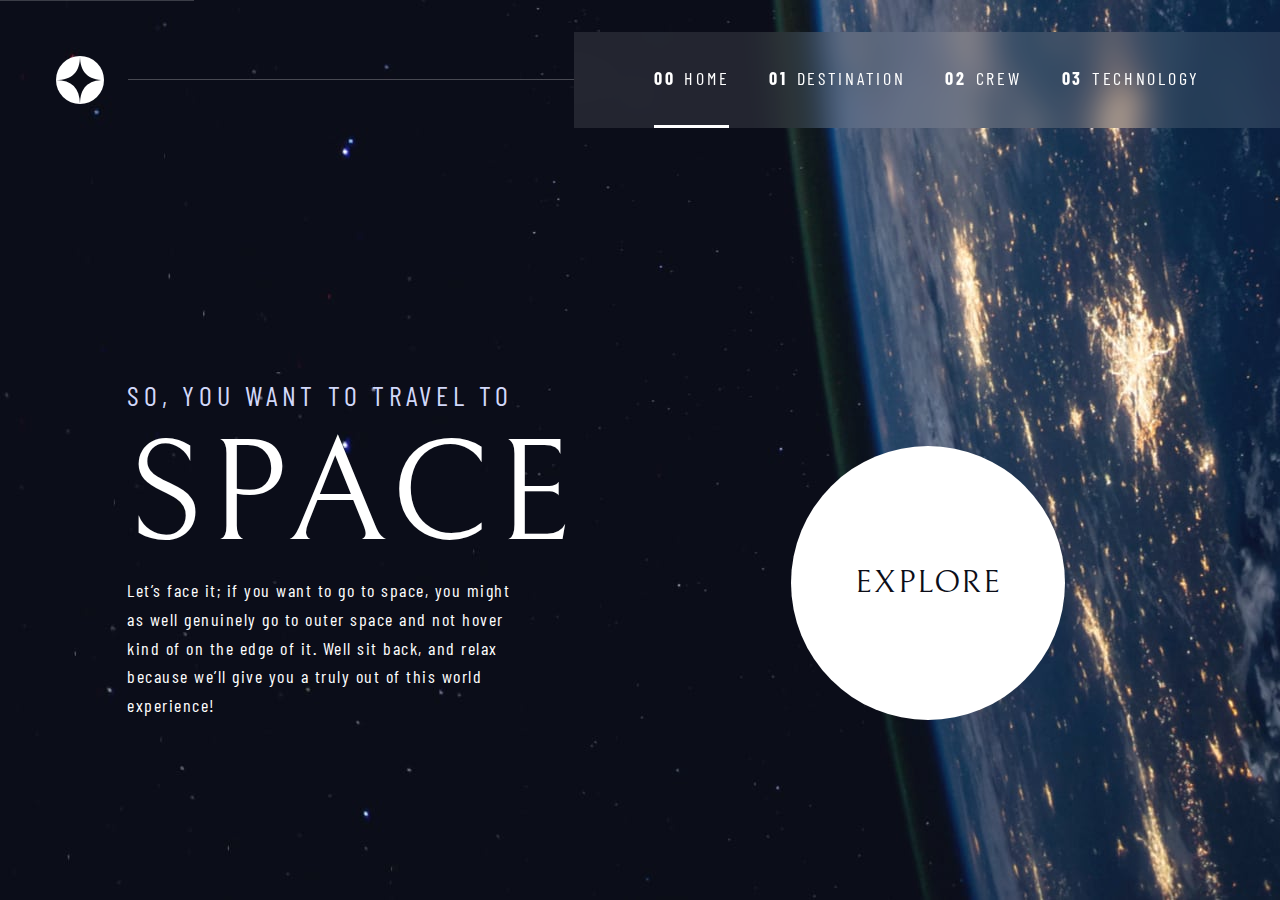
<file: index.html>
<!DOCTYPE html>
<html lang="en">
<head>
  <meta charset="UTF-8">
  <meta name="viewport" content="width=device-width, initial-scale=1.0">

  <link rel="icon" type="image/png" sizes="32x32" href="./assets/favicon-32x32.png">

  <link rel="preconnect" href="https://fonts.googleapis.com">
  <link rel="preconnect" href="https://fonts.gstatic.com" crossorigin>
  <link href="https://fonts.googleapis.com/css2?family=Barlow+Condensed:wght@400;700&family=Bellefair&family=Barlow:wght@400;700&display=swap" rel="stylesheet">

  <link rel="stylesheet" href="index.css">

  <title>Space Tourism</title>
</head>

<body class="home">
  <a class="skip-to-content" href="#main">Skip to main content</a>
  <header class="primary-header flex">
    <div>
      <img src="./assets/shared/logo.svg" alt="space tourism logo" class="logo">
    </div>
    <button class="mobile-nav-toggle" aria-controls="primary-navigation"><span class="sr-only" aria-expanded="false">Menu</span></button>
    <nav>
      <ul id="primary-navigation" data-visible="false" class="primary-navigation underline-indicators flex">
        <li class="active">
          <a href="index.html" class="ff-sans-cond uppercase text-white letter-spacing-2"><span aria-hidden="true">00</span>Home</a>
        </li>
        <li>
          <a href="destination.html" class="ff-sans-cond uppercase text-white letter-spacing-2"><span aria-hidden="true">01</span>Destination</a>
        </li>
        <li>
          <a href="crew.html" class="ff-sans-cond uppercase text-white letter-spacing-2"><span aria-hidden="true">02</span>Crew</a>
        </li>
        <li>
          <a href="technology.html" class="ff-sans-cond uppercase text-white letter-spacing-2"><span aria-hidden="true">03</span>Technology</a>
        </li>
      </ul>
    </nav>
  </header>

  <main id="main" class="grid-container grid-container--home">
    <div>
      <h1 class="text-accent fs-500 ff-sans-cond uppercase letter-spacing-1">
        So, you want to travel to<span class="fs-900 ff-serif text-white d-block">Space</span>
      </h1>
      <p> Let’s face it; if you want to go to space, you might as well genuinely go to 
      outer space and not hover kind of on the edge of it. Well sit back, and relax 
      because we’ll give you a truly out of this world experience! </p>
    </div> 
    <div>
      <a href="destination.html" class="large-button uppercase ff-serif text-dark bg-white">Explore</a>
    </div>
  </main>

<script src="index.js"></script>
</body>
</html>
</file>
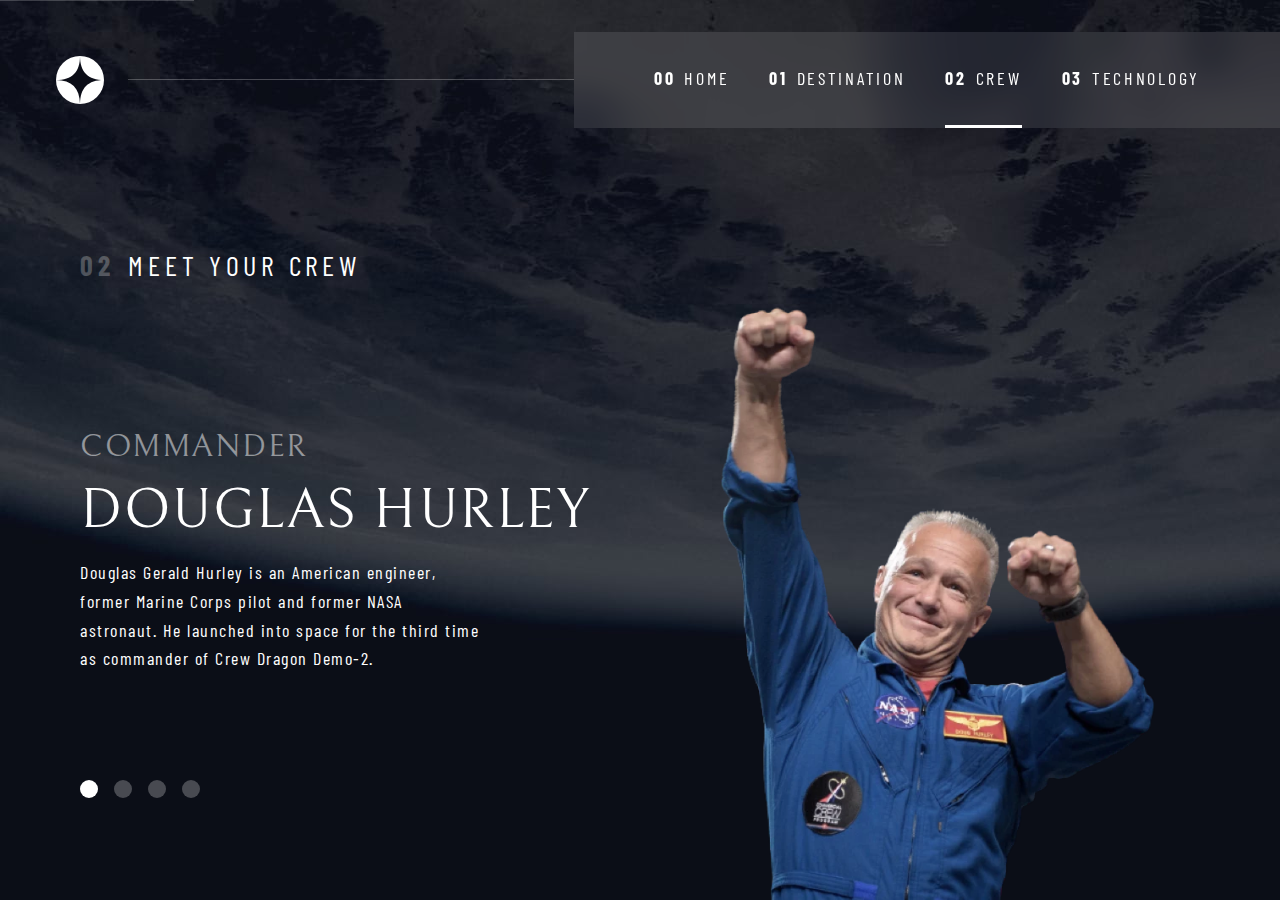
<file: crew.html>
<!DOCTYPE html>
<html lang="en">
<head>
  <meta charset="UTF-8">
  <meta name="viewport" content="width=device-width, initial-scale=1.0">

  <link rel="icon" type="image/png" sizes="32x32" href="./assets/favicon-32x32.png">

  <link rel="preconnect" href="https://fonts.googleapis.com">
  <link rel="preconnect" href="https://fonts.gstatic.com" crossorigin>
  <link href="https://fonts.googleapis.com/css2?family=Barlow+Condensed:wght@400;700&family=Bellefair&family=Barlow:wght@400;700&display=swap" rel="stylesheet">

  <link rel="stylesheet" href="index.css">

  <title>Space Tourism</title>
</head>

<body class="crew">
  <a class="skip-to-content" href="#main">Skip to main content</a>
  <header class="primary-header flex">
    <div>
      <img src="./assets/shared/logo.svg" alt="space tourism logo" class="logo">
    </div>
    <button class="mobile-nav-toggle" aria-controls="primary-navigation"><span class="sr-only" aria-expanded="false">Menu</span></button>
    <nav>
      <ul id="primary-navigation" data-visible="false" class="primary-navigation underline-indicators flex">
        <li>
          <a href="index.html" class="ff-sans-cond uppercase text-white letter-spacing-2"><span aria-hidden="true">00</span>Home</a>
        </li>
        <li>
          <a href="destination.html" class="ff-sans-cond uppercase text-white letter-spacing-2"><span aria-hidden="true">01</span>Destination</a>
        </li>
        <li class="active">
          <a href="crew.html" class="ff-sans-cond uppercase text-white letter-spacing-2"><span aria-hidden="true">02</span>Crew</a>
        </li>
        <li>
          <a href="technology.html" class="ff-sans-cond uppercase text-white letter-spacing-2"><span aria-hidden="true">03</span>Technology</a>
        </li>
      </ul>
    </nav>
  </header>

  <main id="main" class="grid-container grid-container--crew flow">

   <h1 class="numbered-title"><span aria-hidden="true">02</span>Meet your crew</h1>

    <div class="dot-indicators flex" role="tablist" aria-label="crew member list">
        <button aria-selected="true" aria-controls="commander-tab" data-image="commander-image" role="tab" tabindex="0"><span class="sr-only">commander</span></button>

        <button aria-selected="false" aria-controls="mission-tab" data-image="mission-image" role="tab" tabindex="-1"><span class="sr-only">mission specialist</span></button>

        <button aria-selected="false" aria-controls="pilot-tab" data-image="pilot-image" role="tab" tabindex="-1"><span class="sr-only">pilot</span></button>

        <button aria-selected="false" aria-controls="engineer-tab" data-image="engineer-image" role="tab" tabindex="-1"><span class="sr-only">crew engineer</span></button>
    </div>

    <!-- commander -->
    <article class="crew-details" id="commander-tab" role="tabpanel" tabindex="0">
        <h2 class="fs-600 ff-serif uppercase">Commander</h2>
        <p class="fs-700 ff-serif uppercase">Douglas Hurley</p>
        <p>Douglas Gerald Hurley is an American engineer, former Marine Corps pilot 
        and former NASA astronaut. He launched into space for the third time as 
        commander of Crew Dragon Demo-2.</p>
    </article>

    <!-- mission -->
    <article hidden class="crew-details" id="mission-tab" role="tabpanel" tabindex="0">
      <h2 class="fs-600 ff-serif uppercase">Mission Specialist</h2>
      <p class="fs-700 ff-serif uppercase">Mark Shuttleworth</p>
      <p>Mark Richard Shuttleworth is the founder and CEO of Canonical, the company behind the Linux-based Ubuntu operating system. Shuttleworth became the first South African to travel to space as a space tourist.</p>
  </article>

    <!-- pilot -->
    <article hidden class="crew-details" id="pilot-tab" role="tabpanel" tabindex="0">
      <h2 class="fs-600 ff-serif uppercase">Pilot</h2>
      <p class="fs-700 ff-serif uppercase">Victor Glover</p>
      <p>Pilot on the first operational flight of the SpaceX Crew Dragon to the 
        International Space Station. Glover is a commander in the U.S. Navy where 
        he pilots an F/A-18.He was a crew member of Expedition 64, and served as a 
        station systems flight engineer. </p>
  </article>

    <!-- crew -->
    <article hidden class="crew-details" id="engineer-tab" role="tabpanel" tabindex="0">
      <h2 class="fs-600 ff-serif uppercase">Flight Engineer</h2>
      <p class="fs-700 ff-serif uppercase">Anousheh Ansari</p>
      <p>Anousheh Ansari is an Iranian American engineer and co-founder of Prodea Systems. Ansari was the fourth self-funded space tourist, the first self-funded woman to fly to the ISS, and the first Iranian in space.</p>
  </article>


    <picture id="commander-image">
        <source srcset="assets/crew/image-douglas-hurley.webp" type="image/webp">
        <img src="assets/crew/image-douglas-hurley.png" alt="Douglas Hurley">
    </picture>
    <picture hidden id="mission-image">
      <source srcset="assets/crew/image-mark-shuttleworth.webp" type="image/webp">
      <img src="assets/crew/image-mark-shuttleworth.png" alt="Douglas Hurley">
    </picture>
    <picture hidden id="pilot-image">
        <source srcset="assets/crew/image-victor-glover.webp" type="image/webp">
        <img src="assets/crew/image-victor-glover.png" alt="Douglas Hurley">
    </picture>
    <picture hidden id="engineer-image">
      <source srcset="assets/crew/image-anousheh-ansari.webp" type="image/webp">
      <img src="assets/crew/image-anousheh-ansari.png" alt="Douglas Hurley">
    </picture>
  </main>
  <script src="index.js"></script>
  <script src="app.js"></script>
  </body>
  </html>
</file>
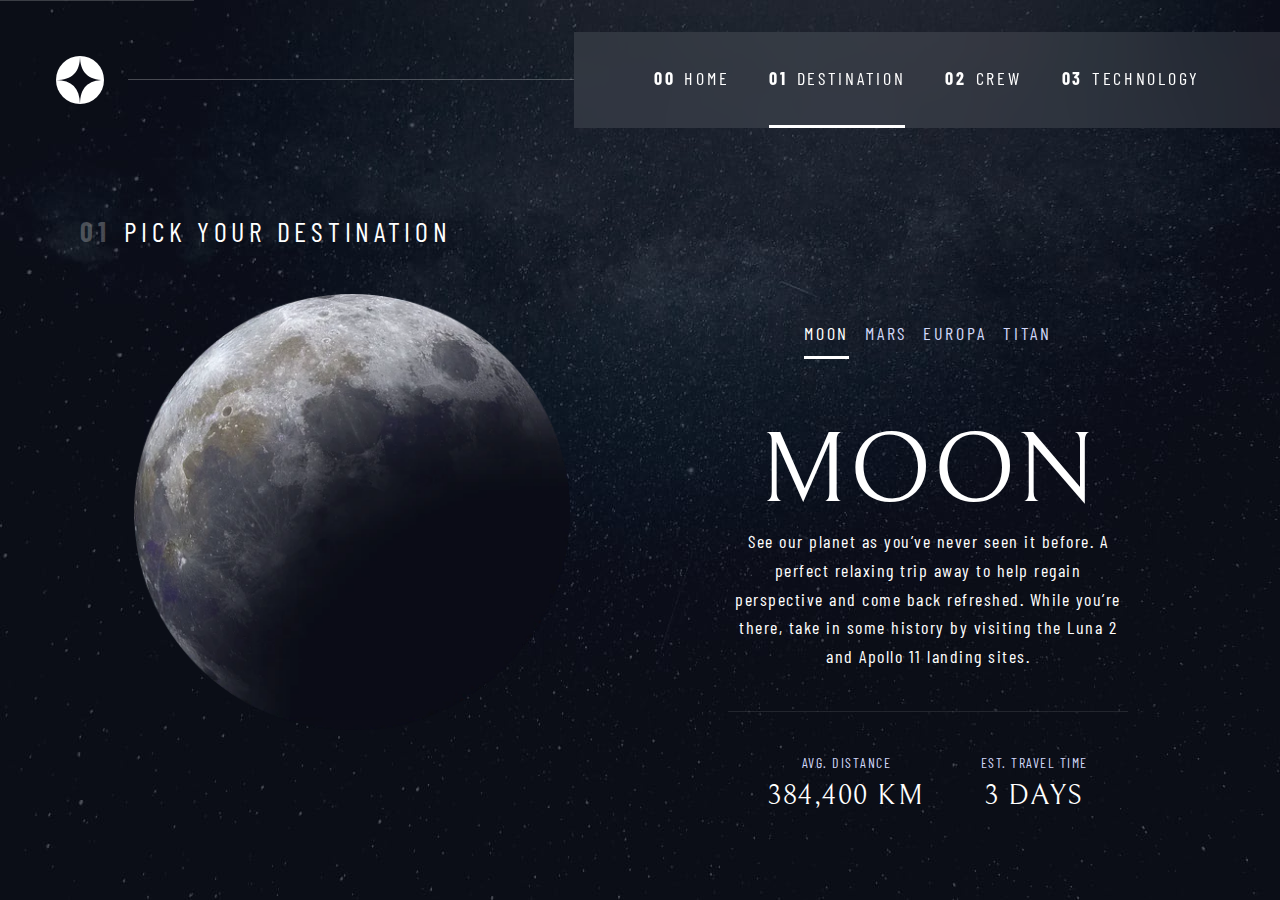
<file: destination.html>
<!DOCTYPE html>
<html lang="en">
<head>
  <meta charset="UTF-8">
  <meta name="viewport" content="width=device-width, initial-scale=1.0">

  <link rel="icon" type="image/png" sizes="32x32" href="./assets/favicon-32x32.png">

  <link rel="preconnect" href="https://fonts.googleapis.com">
  <link rel="preconnect" href="https://fonts.gstatic.com" crossorigin>
  <link href="https://fonts.googleapis.com/css2?family=Barlow+Condensed:wght@400;700&family=Bellefair&family=Barlow:wght@400;700&display=swap" rel="stylesheet">

  <link rel="stylesheet" href="index.css">

  <title>Space Tourism</title>
</head>

<body class="destination">
  <a class="skip-to-content" href="#main">Skip to main content</a>
  <header class="primary-header flex">
    <div>
      <img src="./assets/shared/logo.svg" alt="space tourism logo" class="logo">
    </div>
    <button class="mobile-nav-toggle" aria-controls="primary-navigation"><span class="sr-only" aria-expanded="false">Menu</span></button>
    <nav>
      <ul id="primary-navigation" data-visible="false" class="primary-navigation underline-indicators flex">
        <li>
          <a href="index.html" class="ff-sans-cond uppercase text-white letter-spacing-2"><span aria-hidden="true">00</span>Home</a>
        </li>
        <li class="active">
          <a href="destination.html" class="ff-sans-cond uppercase text-white letter-spacing-2"><span aria-hidden="true">01</span>Destination</a>
        </li>
        <li>
          <a href="crew.html" class="ff-sans-cond uppercase text-white letter-spacing-2"><span aria-hidden="true">02</span>Crew</a>
        </li>
        <li>
          <a href="technology.html" class="ff-sans-cond uppercase text-white letter-spacing-2"><span aria-hidden="true">03</span>Technology</a>
        </li>
      </ul>
    </nav>
  </header>

  <main id="main" class="grid-container grid-container--destination flow">
      <h1 class="numbered-title"><span aria-hidden="true">01</span>Pick your destination</h1>

      <picture id="moon-image">
      <source srcset="assets/destination/image-moon.webp" type="image/webp">
      <img src="assets/destination/image-moon.png" alt="the moon">
      </picture>

      <picture hidden id="mars-image">
      <source srcset="assets/destination/image-mars.webp" type="image/webp">
      <img hidden src="assets/destination/image-mars.png" alt="the mars">
      </picture>

      <picture hidden id="europa-image">
      <source srcset="assets/destination/image-europa.webp" type="image/webp">
      <img hidden src="assets/destination/image-europa.png" alt="the europa">
      </picture>

      <picture hidden id="titan-image">
      <source srcset="assets/destination/image-titan.webp" type="image/webp">
      <img hidden src="assets/destination/image-titan.png" alt="the titan">
      </picture>

      <div class="tab-list underline-indicators flex" role="tablist" aria-label="destination list">
          <button aria-selected="true" role="tab" aria-controls="moon-tab" tabindex="0" class="tab uppercase ff-sans-cond text-accent letter-spacing-2" data-image="moon-image">Moon</button>
          <button aria-selected="false" role="tab" aria-controls="mars-tab" tabindex="-1" class="tab uppercase ff-sans-cond text-accent letter-spacing-2" data-image="mars-image">Mars</button>
          <button aria-selected="false" role="tab" aria-controls="europa-tab" tabindex="-1" class="tab uppercase ff-sans-cond text-accent letter-spacing-2" data-image="europa-image">Europa</button>
          <button aria-selected="false" role="tab" aria-controls="titan-tab" tabindex="-1" class="tab uppercase ff-sans-cond text-accent letter-spacing-2" data-image="titan-image">Titan</button>
      </div>

      <!-- Moon -->

    <article class="destination-info" id="moon-tab" tabindex="0" >
        <h2 class="fs-800 uppercase ff-serif">Moon</h2>

        <p>See our planet as you’ve never seen it before. A perfect relaxing trip away to help regain perspective and come back refreshed. While you’re there, take in some history by visiting the Luna 2 and Apollo 11 landing sites. </p>

        <div class="destination-meta flex">
            <div>
                <h3 class="text-accent fs-200 uppercase">Avg. distance</h3>
                <p class="ff-serif uppercase">384,400 km</p>
            </div>
            <div>
                <h3 class="text-accent fs-200 uppercase">Est. travel time</h3>
                <p class="ff-serif uppercase">3 days</p>
            </div>
        </div>
    </article>
    
    <!-- Mars -->

    <article class="destination-info" hidden id="mars-tab" tabindex="0">
      <h2 class="fs-800 uppercase ff-serif">Mars</h2>

      <p>Don’t forget to pack your hiking boots. You’ll need them to tackle Olympus Mons, the tallest planetary mountain in our solar system. It’s two and a half times the size of Everest! </p>

      <div class="destination-meta flex">
          <div>
              <h3 class="text-accent fs-200 uppercase">Avg. distance</h3>
              <p class="ff-serif uppercase">225 mil. km</p>
          </div>
          <div>
              <h3 class="text-accent fs-200 uppercase">Est. travel time</h3>
              <p class="ff-serif uppercase">9 months</p>
          </div>
      </div>
  </article>

    <!-- Europa -->

    <article class="destination-info" hidden id="europa-tab" tabindex="0">
      <h2 class="fs-800 uppercase ff-serif">Europa</h2>

      <p>The smallest of the four Galilean moons orbiting Jupiter, Europa is a 
        winter lover’s dream. With an icy surface, it’s perfect for a bit of 
        ice skating, curling, hockey, or simple relaxation in your snug 
        wintery cabin.</p>

      <div class="destination-meta flex">
          <div>
              <h3 class="text-accent fs-200 uppercase">Avg. distance</h3>
              <p class="ff-serif uppercase">628 mil. km</p>
          </div>
          <div>
              <h3 class="text-accent fs-200 uppercase">Est. travel time</h3>
              <p class="ff-serif uppercase">3 years</p>
          </div>
      </div>
  </article>

    <!-- Titan -->
    <article class="destination-info" hidden id="titan-tab" tabindex="0">
      <h2 class="fs-800 uppercase ff-serif">Titan</h2>

      <p>The only moon known to have a dense atmosphere other than Earth, Titan 
        is a home away from home (just a few hundred degrees colder!). As a 
        bonus, you get striking views of the Rings of Saturn.</p>

      <div class="destination-meta flex">
          <div>
              <h3 class="text-accent fs-200 uppercase">Avg. distance</h3>
              <p class="ff-serif uppercase">1.6 bil. km</p>
          </div>
          <div>
              <h3 class="text-accent fs-200 uppercase">Est. travel time</h3>
              <p class="ff-serif uppercase">7 years</p>
          </div>
      </div>
  </article>

  </main>
  <script src="index.js"></script>
  <script src="app.js"></script>
</body>
</html>
</file>
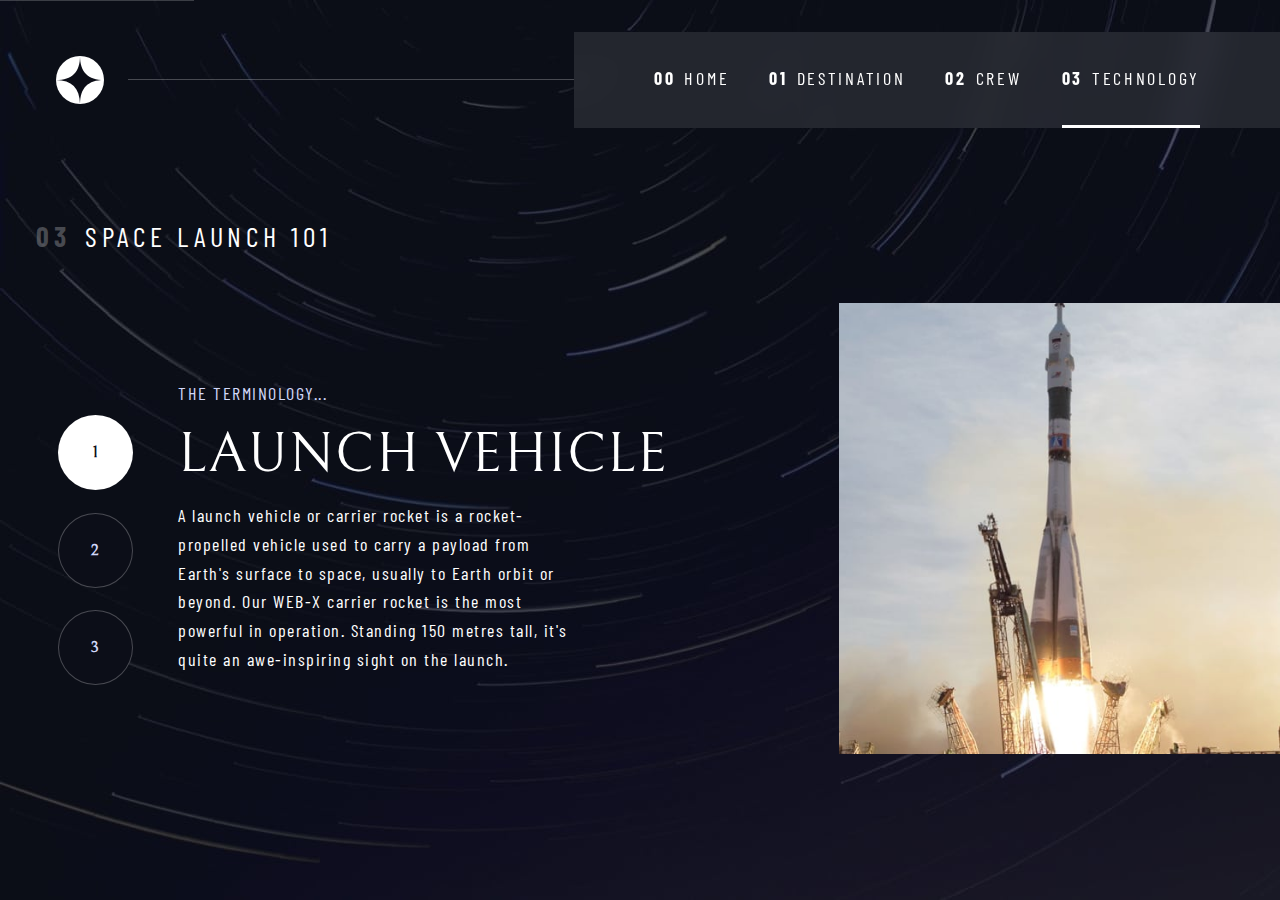
<file: technology.html>
<!DOCTYPE html>
<html lang="en">
<head>
  <meta charset="UTF-8">
  <meta name="viewport" content="width=device-width, initial-scale=1.0">

  <link rel="icon" type="image/png" sizes="32x32" href="./assets/favicon-32x32.png">

  <link rel="preconnect" href="https://fonts.googleapis.com">
  <link rel="preconnect" href="https://fonts.gstatic.com" crossorigin>
  <link href="https://fonts.googleapis.com/css2?family=Barlow+Condensed:wght@400;700&family=Bellefair&family=Barlow:wght@400;700&display=swap" rel="stylesheet">

  <link rel="stylesheet" href="index.css">

  <title>Space Tourism</title>
</head>

<body class="technology">
  <a class="skip-to-content" href="#main">Skip to main content</a>
  <header class="primary-header flex">
    <div>
      <img src="./assets/shared/logo.svg" alt="space tourism logo" class="logo">
    </div>
    <button class="mobile-nav-toggle" aria-controls="primary-navigation"><span class="sr-only" aria-expanded="false">Menu</span></button>
    <nav>
      <ul id="primary-navigation" data-visible="false" class="primary-navigation underline-indicators flex">
        <li>
          <a href="index.html" class="ff-sans-cond uppercase text-white letter-spacing-2"><span aria-hidden="true">00</span>Home</a>
        </li>
        <li>
          <a href="destination.html" class="ff-sans-cond uppercase text-white letter-spacing-2"><span aria-hidden="true">01</span>Destination</a>
        </li>
        <li>
          <a href="crew.html" class="ff-sans-cond uppercase text-white letter-spacing-2"><span aria-hidden="true">02</span>Crew</a>
        </li>
        <li class="active">
          <a href="technology.html" class="ff-sans-cond uppercase text-white letter-spacing-2"><span aria-hidden="true">03</span>Technology</a>
        </li>
      </ul>
    </nav>
  </header>

  <main id="main" class="grid-container--technology flow">

    <h1 class="numbered-title"><span aria-hidden="true">03</span>Space launch 101</h1>

    <div class="button-indicators flex" role="tablist" aria-label="technology list">

      <button aria-selected="true" aria-controls="launch-tab" data-image="launch-image" role="tab" tabindex="0">1</button>

      <button aria-selected="false" aria-controls="spaceport-tab" data-image="spaceport-image" role="tab" tabindex="-1">2</button>

      <button aria-selected="false" aria-controls="capsule-tab" data-image="capsule-image" role="tab" tabindex="-1">3</button>
    </div>

    <!-- launch -->
    <article class="tech-info flex" id="launch-tab" role="tabpanel" tabindex="0">
      <p class="fs-400 ff-sans-cond uppercase text-accent">The terminology...</p>
      <h2 class="fs-700 ff-serif uppercase">Launch vehicle</h2>
      <p>A launch vehicle or carrier rocket is a rocket-propelled vehicle used to carry a payload from Earth's surface to space, usually to Earth orbit or beyond. Our WEB-X carrier rocket is the most powerful in operation. Standing 150 metres tall, it's quite an awe-inspiring sight on the launch.</p>
    </article>

    <!-- spaceport -->
    <article hidden class="tech-info flex hide" id="spaceport-tab" role="tabpanel" tabindex="0">
      <p class="fs-400 ff-sans-cond uppercase text-accent">The terminology...</p>
      <h2 class="fs-700 ff-serif uppercase">Spaceport</h2>
      <p>A spaceport or cosmodrome is a site for launching spacecraft, 
        by analogy to the seaport for ships or airport for aircraft. Based in the 
        famous Cape Canaveral, our spaceport is ideally situated to take advantage 
        of the Earth’s rotation for launch.</p>
    </article>

    <!-- capsule -->
    <article hidden class="tech-info flex hide" id="capsule-tab" role="tabpanel" tabindex="0">
      <p class="fs-400 ff-sans-cond uppercase text-accent">The terminology...</p>
      <h2 class="fs-700 ff-serif uppercase">Space capsule</h2>
      <p>A space capsule is an often-crewed spacecraft that uses a blunt-body reentry 
        capsule to reenter the Earth's atmosphere without wings. Our capsule is where 
        you'll spend your time during the flight. It includes a space gym, cinema, 
        and plenty of other activities to keep you entertained.</p>
    </article>

    <picture id="launch-image">
      <source media="(min-width:50em)" srcset="assets/technology/image-launch-vehicle-portrait.jpg">
      <img src="assets/technology/image-launch-vehicle-landscape.jpg" alt="Launch Vehicle">
    </picture>

    <picture hidden id="spaceport-image">
      <source media="(min-width:50em)" srcset="assets/technology/image-spaceport-portrait.jpg">
      <img src="assets/technology/image-spaceport-landscape.jpg" alt="Launch Vehicle">
    </picture>

    <picture hidden id="capsule-image">
      <source media="(min-width:50em)" srcset="assets/technology/image-space-capsule-portrait.jpg">
      <img src="assets/technology/image-space-capsule-landscape.jpg" alt="Launch Vehicle">
    </picture>

  </main>

  <script src="index.js"></script>
  <script src="app.js"></script>
  </body>
  </html>
</file>
<file: index.css>
/* Custom Properties */

:root {
    /* colors */
    --clr-dark: 230 35% 7%;
    --clr-light: 231 77% 90%;
    --clr-white: 0 0% 100%;

    /* font-size */
    --fs-900: clamp(5rem, 10vw + 1rem, 9.375rem);
    --fs-800: 3.5rem;
    --fs-700: 2rem;
    --fs-600: 1.5rem;
    --fs-500: 1.125rem;
    --fs-400: 0.9375rem;
    --fs-300: 1rem;
    --fs-200: 0.875rem;

    /* font-family */
    --ff-serif: "Bellefair", serif;
    --ff-sans-cond: "Barlow Condensed", sans-serif; 
}

@media (min-width: 35em) {
    :root {
        --fs-800: 5rem;
        --fs-700: 2.5rem;
        --fs-600: 1.5rem;
        --fs-500: 1.25rem;
        --fs-400: 1rem;
    }
}

@media (min-width: 50em) {
    :root {
        --fs-800: 6.25rem;
        --fs-700: 3.5rem;
        --fs-600: 2rem;
        --fs-500: 1.75rem;
        --fs-400: 1.125rem;
    }
}

/* CSS Reset */

*,
*::before,
*::after {
    box-sizing: border-box;
}

body,
h1,
h2,
h3,
h4,
h5,
p,
figure,
picture {
    margin: 0;
}

h1, 
h2,
h3,
h4,
h5,
h6,
p {
    font-weight: 400;
}

/* setting up the body */
body {
    font-family: var(--ff-sans-cond);
    letter-spacing: 1.5px;
    font-size: var(--fs-400);
    color: hsl(var(--clr-white));
    background-color: hsl(var(--clr-dark));
    line-height: 1.6;
    min-height: 100vh;
    display: grid;
    grid-template-rows: min-content 1fr;
    overflow-x: hidden;
}

/* setting up images */
img {
    max-width: 100%;
    display: block;
}

/* setting up form */
input,
button,
textarea,
select {
    font: inherit;
}

/* Accessible Animation */
@media (prefers-reduced-motion: reduce) {
    *,
    *::before,
    *::after {
        animation-duration: 0.01ms !important;
        animation-iteration-count: 1 !important;
        transition-duration: 0.01ms !important;
        scroll-behavior: auto !important;
    }
}

/* Utility Classes */

.flex {
    display: flex;
    gap: var(--gap, 1rem);
}

.grid {
    display: grid;
    gap: var(--gap, 1rem);
}

.d-block {
    display: block;
}

.flow > *:where(:not(:first-child)) {
    margin-top: var(--flow-space, 1rem);
}

.container {
    padding: 0 2em;
    margin: 0 auto;
    max-width: 80rem;
}

.sr-only {
    position: absolute;
    width: 1px;
    height: 1px;
    padding: 0;
    margin: -1px;
    overflow: hidden;
    clip: rect(0, 0, 0, 0);
    white-space: nowrap;
    border: 0;
}

.skip-to-content {
    position: absolute;
    z-index: 10;
    background: hsl(var(--clr-white));
    color: hsl(var(--clr-dark));
    font-family: var(--ff-sans-normal);
    padding: 0.5em 1em;
    margin-inline: auto;
    transform: translateY(-100%);
    transition: transform 250ms ease-in;
}

.skip-to-content:focus {
    transform: translateY(0);
}

.bg-dark {background-color: hsl(var(--clr-dark));}
.bg-accent {background-color: hsl(var(--clr-light));}
.bg-white {background-color: hsl(var(--clr-white));}

.text-dark {color: hsl(var(--clr-dark));}
.text-accent {color: hsl(var(--clr-light));}
.text-white {color: hsl(var(--clr-white));}

.ff-serif {font-family: var(--ff-serif);}
.ff-sans-cond {font-family: var(--ff-sans-cond);}

.letter-spacing-1 {letter-spacing: 4.75px;}
.letter-spacing-2 {letter-spacing: 2.7px;}
.letter-spacing-3 {letter-spacing: 2.35px;}

.uppercase {text-transform: uppercase;}

.fs-900 {font-size: var(--fs-900);}
.fs-800 {font-size: var(--fs-800);}
.fs-700 {font-size: var(--fs-700);}
.fs-600 {font-size: var(--fs-600);}
.fs-500 {font-size: var(--fs-500);}
.fs-400 {font-size: var(--fs-400);}
.fs-300 {font-size: var(--fs-300);}
.fs-200 {font-size: var(--fs-200);}

.fs-900,
.fs-800,
.fs-700,
.fs-600 {
    line-height: 1.1;
}

.numbered-title {
    font-family: var(--ff-sans-cond);
    font-size: var(--fs-500);
    text-transform: uppercase;
    letter-spacing: 4.72px;
}

.numbered-title span {
    margin-right: 0.5em;
    font-weight: 700;
    color: hsl(var(--clr-white) / 0.25);
}

/* Components */

.large-button {
    font-size: 2rem;
    position: relative;
    display: inline-grid;
    z-index: 1;
    place-items: center;
    text-decoration: none;
    padding: 0 2em;
    aspect-ratio: 1;
    border-radius: 50%;
}

.large-button::after {
    content: '';
    position: absolute;
    z-index: -1;
    background-color: hsl(var(--clr-white) / 0.15);
    width: 100%;
    height: 100%;
    border-radius: 50%;
    opacity: 0;
    transition: opacity 500ms linear, transform 500ms ease-in-out;
}   

.large-button:hover::after,
.large-button:focus::after {
    transform: scale(1.5);
    opacity: 1;
}

@media (max-width: 35em) {
    .large-button {
        font-size: 1.5rem;
    }
}

.button-indicators > * {
    cursor: pointer;
    font-size: 1rem;
    font-weight: 700;
    font-family: var(--ff-serif);
    aspect-ratio: 1;
    width: 50px;
    height: 50px;
    border-radius: 50%;
    color: hsl(var(--clr-light));
    background-color: hsl(var(--clr-dark));
    border: 1.5px solid hsl(var(--clr-white) / 0.25);
}

.button-indicators > *:hover,
.button-indicators > *:active {
    border: 1.5px solid hsl(var(--clr-white));
}

.button-indicators > [aria-selected="true"] {
    color: hsl(var(--clr-dark));
    background-color: hsl(var(--clr-white));
}

/* primary-header */

.logo {
    margin: 1.5rem clamp(1.5rem, 5vw, 3.5rem);
}

@media (max-width: 35em) {
    .logo {
        width: 36px;
    }
}

.primary-header {
    justify-content: space-between;
    align-items: center;
}

.primary-navigation {
    --underline-gap: 2rem;
    --gap: 2.5rem;
    list-style: none;
    padding: 0;
    margin: 0;
    background: hsl(var(--clr-dark) / 0.9);
}

@supports (backdrop-filter: blur(1rem)){
    .primary-navigation {
        background: hsl(var(--clr-white) / 0.1);
        backdrop-filter: blur(1rem)
    }
}

.mobile-nav-toggle {
    display: none;
}

.primary-navigation a {
    text-decoration: none;
}

.primary-navigation a > span {
    font-weight: 700;
    margin-right: 0.5em;
}

.underline-indicators > * {
    padding: var(--underline-gap, 1rem) 0;
    border: 0;
    cursor: pointer;
    border-bottom: 0.2rem solid hsl(var(--clr-white) / 0);
    background: transparent;
}

.underline-indicators > *:hover,
.underline-indicators > *:focus {
    border-bottom: 0.2rem solid hsl(var(--clr-white) / 0.5);
}

.underline-indicators > .active,
.underline-indicators > [aria-selected="true"] {
    color: hsl(var(--clr-white));
    border-bottom: 0.2rem solid hsl(var(--clr-white));
}

@media (max-width: 35rem) {
    .primary-navigation {
        --underline-gap: 0rem;
        position: fixed;
        z-index: 3;
        inset: 0;
        list-style: none;
        padding: 4rem 2rem;
        margin: 0;
        flex-direction: column;
        text-align: center;
        font-size: var(--fs-700);
        transform: translateX(100%);
        transition: transform 500ms ease-in-out;
    }

    .primary-navigation.underline-indicators > * {
        border: 0;
    }
    .primary-navigation span {
        display: none;
    }
    .mobile-nav-toggle {
        display: block;
        position: absolute;
        z-index: 4;
        right: 1rem;
        top: 2rem;
        background: transparent;
        background-image: url(./assets/shared/icon-hamburger.svg);
        background-repeat: no-repeat;
        background-position: center;
        width: 1.5rem;
        aspect-ratio: 1;
        border: 0;
    }

    .primary-navigation[data-visible='true']{
        transform: translateX(0);
    }
    .mobile-nav-toggle[aria-expanded='true']{
        background-image: url(./assets/shared/icon-close.svg);
    }
}

@media (min-width: 35em) and (max-width: 49.99em){
    .primary-navigation {
        padding-inline: 3rem;
    }
    .primary-navigation span {
        display: none;
    }
}

@media (min-width: 50em) {
    .primary-header::after {
        content: '';
        display: block;
        position: relative;
        height: 1px;
        width: 100%;
        margin-right: -3rem;
        background: hsl(var(--clr-white) / 0.25);
        order: 1;
    }

    nav {
        order: 2;
    }

    .primary-navigation {
        margin-block: 2rem;
        padding-inline: 5rem;
    }
}

.tab-list {
    --underline-gap: 0.5rem;
}

.dot-indicators > * {
    cursor: pointer;
    border: 0;
    border-radius: 50%;
    aspect-ratio: 1;
    padding: 0.5em;
    background-color: hsl(var(--clr-white) / 0.25);
}

.dot-indicators > *:hover,
.dot-indicators > *:active {
    background-color: hsl(var(--clr-white) / 0.5);
}

.dot-indicators > [aria-selected="true"] {
    background-color: hsl(var(--clr-white));
}

/* Home */

body {
    background-size: cover;
}

.home {
    background-image: url(./assets/home/background-home-mobile.jpg);
}

@media (min-width: 35em) {
    .home {
        background-image: url(./assets/home/background-home-tablet.jpg);
    }
}

@media (min-width: 50em) {
    .home {
        background-image: url(./assets/home/background-home-desktop.jpg);
    }
}

/* Destination */

.destination {
    /* background-position: ; */
    background-image: url(./assets/destination/background-destination-mobile.jpg);
}

@media (min-width: 35em) {
    .destination {
        background-image: url(./assets/destination/background-destination-tablet.jpg);
    }
}

@media (min-width: 50em) {
    .destination {
        background-image: url(./assets/destination/background-destination-desktop.jpg);
    }
}

/* Crew */

.crew {
    background-image: url(./assets/crew/background-crew-mobile.jpg);
}

@media (min-width: 35em) {
    .crew {
        background-image: url(./assets/crew/background-crew-tablet.jpg);
    }
}

@media (min-width: 50em) {
    .crew {
        background-image: url(./assets/crew/background-crew-desktop.jpg);
    }
}

/* Technology */

.technology {
    background-image: url(./assets/technology/background-technology-mobile.jpg);
}

@media (min-width: 35em) {
    .technology {
        background-image: url(./assets/technology/background-technology-tablet.jpg);
    }
}

@media (min-width: 50em) {
    .technology {
        background-image: url(./assets/technology/background-technology-desktop.jpg);
    }
}

/* Layouts */

.grid-container {
    text-align: center;
    display: grid;
    place-items: center;
    padding-inline: 1rem;
}

.grid-container p:not([class]) {
    max-width: 50ch;
}

.numbered-title {
    grid-area: title;
}

/* Destination Layout */
.grid-container--destination {
    --flow-space: 1.5rem;
    grid-template-areas: 
         'title'
         'image'
         'tabs'
         'content';
}

.grid-container--destination > picture {
    grid-area: image;
    max-width: 60%;
    align-self: start;
}

.grid-container--destination > .tab-list {
    grid-area: tabs;
}

.grid-container--destination > .destination-info {
    grid-area: content;
}

.destination-meta {
    flex-direction: column;
    border-top: 1px solid hsl(var(--clr-white) / 0.1);
    padding-top: 2.5rem;
    margin-top: 2.5rem;
    padding-bottom: 2.5rem;
}

.destination-meta  p {
    font-size: 1.75rem;
}

/* Crew Layout */
.grid-container--crew {
    --flow-space: 1.5rem;
    grid-template-areas: 
         'title'
         'image'
         'tabs'
         'content';
}

.grid-container--crew > picture {
    grid-area: image;
    max-width: 60%;
    border-bottom: 1px solid hsl(var(--clr-white) / 0.1);
}

.grid-container--crew > .dot-indicators {
    grid-area: tabs;
}

.grid-container--crew > .crew-details {
    grid-area: content;
}

.crew-details h2 {
    padding-block: 1rem;
}

.crew-details > p:nth-child(3) {
    padding-block: 1rem;
    padding-bottom: 2rem;
}

.crew-details h2 {
    color: hsl(var(--clr-white) / 0.5);
}

/* Technology Layout */

.grid-container--technology {
    text-align: center;
    display: grid;
    place-items: center;
    --flow-space: 1rem;
    grid-template-areas: 
         'title'
         'image'
         'tabs'
         'content';
}

.grid-container--technology > picture {
    grid-area: image;
}

.grid-container--technology > .button-indicators {
    grid-area: tabs;
}

.grid-container--technology > .tech-info {
    grid-area: content;
    flex-direction: column;
}

.tech-info {
    padding-inline: 1.5rem;
    padding-bottom: 3rem;
}

.tech-info > p:nth-child(3) {
    max-width: 50ch;
}

@media (min-width: 35em) {
    .numbered-title {
        justify-self: start;
        margin-top: 2rem;
    }
    .destination-meta {
        flex-direction: row;
        justify-content: space-evenly;
    }
    .grid-container--crew {
        padding-bottom: 0;
        grid-template-areas: 
             'title'
             'content'
             'tabs'
             'image';
    }
    .grid-container--technology {
        --flow-space: 3rem;
    }
}

@media (min-width: 50em) {
    .grid-container {
        text-align: left;
        column-gap: var(--container-gap, 2rem);
        grid-template-columns: minmax(2rem, 1fr) repeat(2, minmax(0, 40rem)) minmax(2rem, 1fr);
    }
    .grid-container--home > *:first-child {
        grid-column: 2;
    }
    .grid-container--home > *:last-child {
        grid-column: 3;
    }
    .grid-container--home {
        padding-bottom: max(6rem, 20vh);
        align-items: end;
    }
    .grid-container--destination {
        padding-bottom: 1.5rem;
        grid-template-areas: 
             '. title title .'
             '. image tabs .'
             '. image content .'
    }
    .grid-container--destination > picture {
        max-width: 80%;
    }
    .destination-info {
        text-align: center;
    }
    .destination-meta h3 {
        text-align: center;
    }

    .grid-container--crew {
        grid-template-columns: minmax(2rem, 1fr) minmax(0, 50rem) minmax(0, 30rem) minmax(2rem, 1fr);
        justify-items: start;
        padding-bottom: 0;
        grid-template-areas: 
             '. title image .'
             '. content image .'
             '. tabs image .';
    }
    .dot-indicators {
        justify-self: start;
        align-self: start;
    }
    .crew-details {
        justify-self: start;
    }
    .grid-container--crew > picture {
        align-self: end;
        grid-column: span 2;
        max-width: 80%;
        border-bottom: none;
    }
    .grid-container--technology {
        --flow-space: 0;
        padding-bottom: 5rem;
        grid-template-areas: 
             '. title title .'
             '. tabs content image'
             '. tabs content .';
    }
    .grid-container--technology > .button-indicators {
        flex-direction: column;
    }
    .grid-container--technology > .button-indicators > * {
        width: 75px;
        height: 75px;
        margin: 0.2rem;
    }
    .grid-container--technology > picture {
        max-width: 80%;
        justify-self: flex-end;
    }
    .grid-container--technology > .tech-info {
        flex-direction: column;
        justify-self: start;
        text-align: start;
    }
}

.hide {
    display: none !important;
}
</file>
